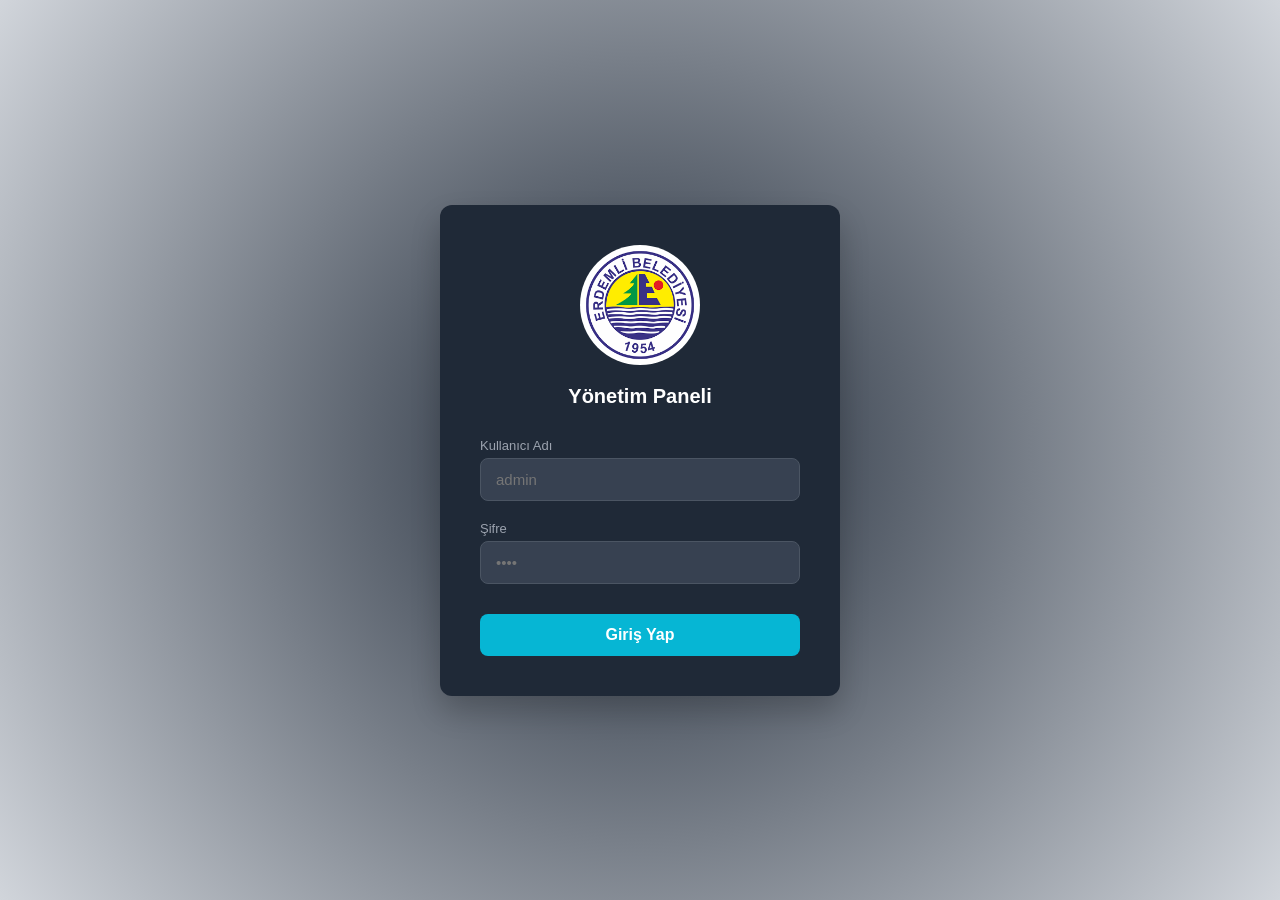
<file: Web/index.html>
<!DOCTYPE html>
<html lang="tr">
<head>
    <meta charset="UTF-8">
    <meta name="viewport" content="width=device-width, initial-scale=1.0">
    <title>Erdemli Belediyesi - Turnuva Yönetim Paneli</title>
    <link rel="stylesheet" href="css/style.css">
</head>
<body>

    <div class="login-box">
        <img src="img/belediye.png" alt="Belediye Logosu" class="logo-placeholder" id="belediyeLogo">
        
        <h2>Yönetim Paneli</h2>
        
        <form id="loginForm">
            <div class="input-group">
                <label for="username">Kullanıcı Adı</label>
                <input type="text" id="username" placeholder="admin" required>
            </div>
            
            <div class="input-group">
                <label for="password">Şifre</label>
                <input type="password" id="password" placeholder="••••" required>
            </div>
            
            <button type="submit" class="login-btn">Giriş Yap</button>
        </form>
    </div>

    <script src="js/app.js"></script>

</body>
</html>
</file>
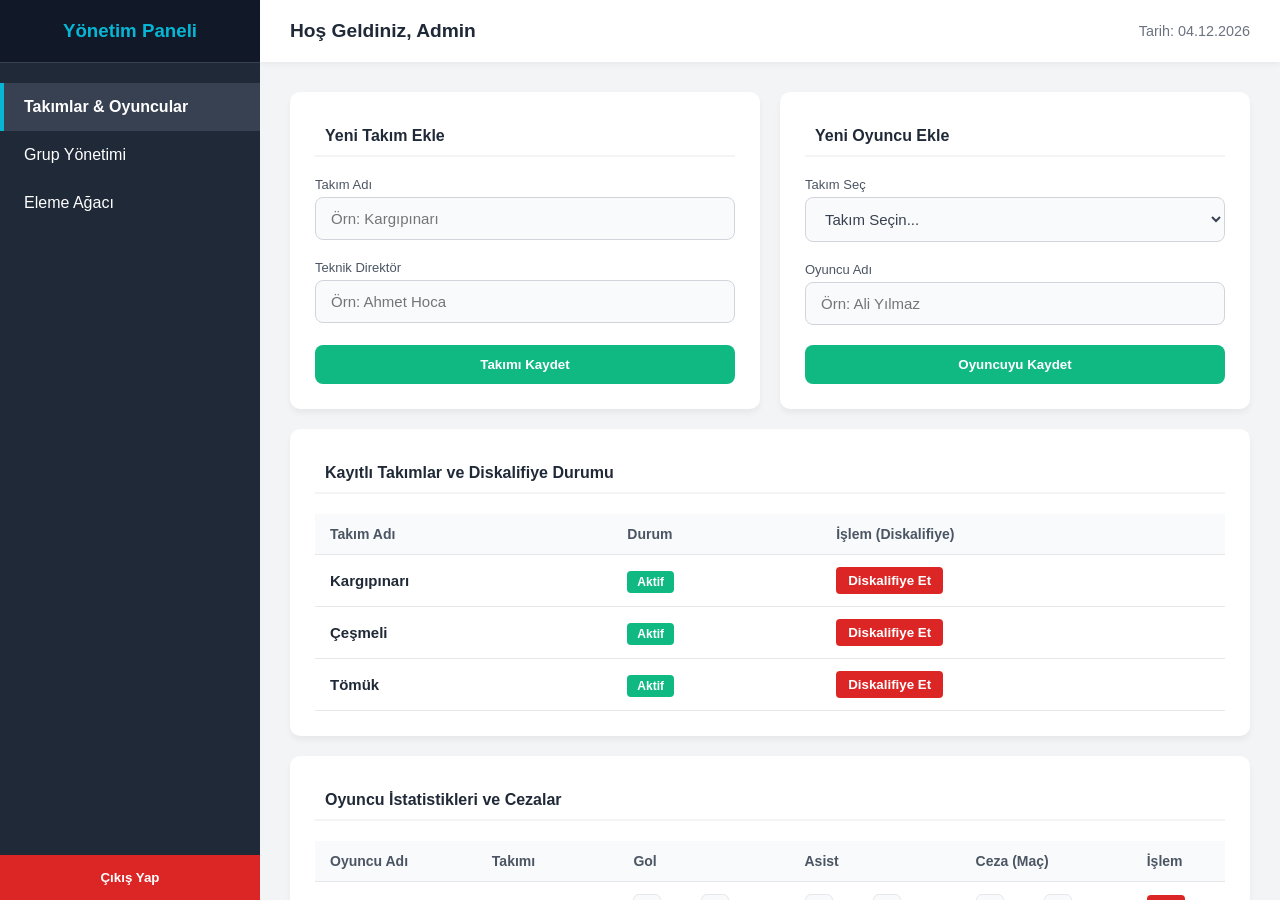
<file: Web/dashboard.html>
<!DOCTYPE html>
<html lang="tr">
<head>
    <meta charset="UTF-8">
    <meta name="viewport" content="width=device-width, initial-scale=1.0">
    <title>Erdemli Belediyesi - Kontrol Paneli</title>
    <link rel="stylesheet" href="css/dashboard.css">
</head>
<body>

    <!-- SOL MENÜ (SIDEBAR) -->
    <div class="sidebar">
        <div class="sidebar-header">
            <h3>Yönetim Paneli</h3>
        </div>
        <ul class="nav-links">
            <li class="active" onclick="showTab('takimlarTab', this)">Takımlar & Oyuncular</li>
            <li onclick="showTab('gruplarTab', this)">Grup Yönetimi</li>
            <li onclick="showTab('elemelerTab', this)">Eleme Ağacı</li>
        </ul>
        <button class="logout-btn" onclick="logout()">Çıkış Yap</button>
    </div>

    <!-- SAĞ İÇERİK ALANI (MAIN CONTENT) -->
    <div class="main-content">
        
        <!-- ÜST BİLGİ ÇUBUĞU -->
        <header class="topbar">
            <h2>Hoş Geldiniz, Admin</h2>
            <div class="date-info" id="currentDate">Tarih: --/--/----</div>
        </header>

   <!-- İÇERİK: TAKIMLAR & OYUNCULAR -->
<div id="takimlarTab" class="tab-content active-tab">
    
    <div class="form-grid">
        <!-- TAKIM EKLEME KARTI -->
        <div class="admin-card">
            <h4>Yeni Takım Ekle</h4>
            <div class="input-group">
                <label>Takım Adı</label>
                <input type="text" id="teamName" placeholder="Örn: Kargıpınarı">
            </div>
            <div class="input-group">
                <label>Teknik Direktör</label>
                <input type="text" id="managerName" placeholder="Örn: Ahmet Hoca">
            </div>
            <button class="action-btn" onclick="addTeam()">Takımı Kaydet</button>
        </div>

        <!-- OYUNCU EKLEME KARTI -->
        <div class="admin-card">
            <h4>Yeni Oyuncu Ekle</h4>
            <div class="input-group">
                <label>Takım Seç</label>
                <select id="teamSelect" class="custom-select">
                    <option value="">Önce takım ekleyin...</option>
                </select>
            </div>
            <div class="input-group">
                <label>Oyuncu Adı</label>
                <input type="text" id="playerName" placeholder="Örn: Ali Yılmaz">
            </div>
            <button class="action-btn" onclick="addPlayer()">Oyuncuyu Kaydet</button>
        </div>
    </div>

    <!-- TAKIM DURUM YÖNETİMİ (YENİ EKLENDİ) -->
    <div class="admin-card table-card" style="margin-bottom: 20px;">
        <h4>Kayıtlı Takımlar ve Diskalifiye Durumu</h4>
        <table class="data-table">
            <thead>
                <tr>
                    <th>Takım Adı</th>
                    <th>Durum</th>
                    <th>İşlem (Diskalifiye)</th>
                </tr>
            </thead>
            <tbody id="teamTableBody">
                <!-- Javascript ile dolacak -->
            </tbody>
        </table>
    </div>

    <!-- OYUNCU İSTATİSTİK TABLOSU (CEZALAR EKLENDİ) -->
    <div class="admin-card table-card">
        <h4>Oyuncu İstatistikleri ve Cezalar</h4>
        <table class="data-table">
            <thead>
                <tr>
                    <th>Oyuncu Adı</th>
                    <th>Takımı</th>
                    <th>Gol</th>
                    <th>Asist</th>
                    <th>Ceza (Maç)</th>
                    <th>İşlem</th>
                </tr>
            </thead>
            <tbody id="playerTableBody">
                <!-- Javascript ile otomatik dolacak -->
            </tbody>
        </table>
    </div>

</div>

       <!-- İÇERİK: GRUP YÖNETİMİ -->
<div id="gruplarTab" class="tab-content">
    
    <div class="tab-header-flex">
        <div>
            <h3>Grup Yönetimi (Kura Sonrası)</h3>
            <p>Takımları oluşturduğunuz gruplara yerleştirin.</p>
        </div>
        <button class="action-btn new-group-btn" onclick="createNewGroup()">+ Yeni Grup Oluştur</button>
    </div>

    <!-- Grupların yan yana dizileceği ızgara alanı -->
    <div id="groupsContainer" class="groups-grid">
        <!-- JavaScript ile buraya A Grubu, B Grubu kartları eklenecek -->
    </div>

</div>

       <!-- İÇERİK: ELEME AĞACI -->
<div id="elemelerTab" class="tab-content">
    
    <div class="tab-header-flex">
        <div>
            <h3>Eleme Ağacı Yönetimi</h3>
            <p>İstediğiniz turu seçin, eşleşmeleri manuel oluşturun ve skorları girin.</p>
        </div>
        <!-- Aşama Seçici Menü -->
        <select id="stageSelect" class="custom-select" style="width: auto; font-weight: bold; background-color: #1f2937; color: white; border:none;" onchange="renderMatches()">
            <option value="Son 32">Son 32 Turu</option>
            <option value="Son 16">Son 16 Turu</option>
            <option value="Çeyrek Final">Çeyrek Final</option>
            <option value="Yarı Final">Yarı Final</option>
            <option value="Final">Final</option>
        </select>
    </div>

    <!-- YENİ EŞLEŞME OLUŞTURMA ALANI -->
    <div class="admin-card" style="margin-bottom: 25px; text-align: center;">
        
        <!-- Üst Kat: Takımlar ve VS -->
        <div style="display: flex; justify-content: center; align-items: flex-start; gap: 20px; margin-bottom: 25px;">
            
            <div class="input-group" style="flex: 1; margin: 0; text-align: left;">
                <label>1. Takım (Ev Sahibi)</label>
                <select id="team1Select" class="custom-select">
                    <!-- Javascript ile dolacak -->
                </select>
            </div>
            
            <div style="font-weight: 900; color: #000; font-size: 24px; padding-top: 25px;">VS</div>
            
            <div class="input-group" style="flex: 1; margin: 0; text-align: left;">
                <label>2. Takım (Deplasman)</label>
                <select id="team2Select" class="custom-select">
                    <!-- Javascript ile dolacak -->
                </select>
            </div>
            
        </div>
        
        <!-- Alt Kat: Merkezlenmiş Buton -->
        <button class="action-btn" style="width: 250px; margin: 0 auto; display: block;" onclick="createMatch()">Eşleştir</button>
        
    </div>

    <!-- MAÇLARIN LİSTELENECEĞİ ALAN -->
    <div id="matchesContainer" class="groups-grid">
        <!-- Javascript ile buraya maç kartları gelecek -->
    </div>

</div>

    </div>

    <script src="js/dashboard.js"></script>
</body>
</html>
</file>
<file: Web/css/style.css>
/* Arka plan: Hafif bulanık hissi veren radyal geçiş */
body {
    margin: 0;
    padding: 0;
    height: 100vh;
    display: flex;
    justify-content: center;
    align-items: center;
    background: radial-gradient(circle at center, #1f2937 0%, #d1d5db 100%);
    font-family: -apple-system, BlinkMacSystemFont, "Segoe UI", Roboto, Helvetica, Arial, sans-serif;
}

/* Merkezdeki koyu opak dikdörtgen */
.login-box {
    background-color: #1f2937;
    padding: 40px;
    border-radius: 12px;
    box-shadow: 0 15px 30px rgba(0, 0, 0, 0.2);
    width: 320px;
    text-align: center;
}

/* Logo Alanı */
.logo-placeholder {
    width: 120px; 
    height: 120px;
    margin: 0 auto 20px auto;
    background-color: #374151;
    border-radius: 50%; /* Kare olmasını istersen bu satırı silebilirsin */
    object-fit: cover;
    display: block;
}

.login-box h2 {
    color: #ffffff;
    font-size: 20px;
    margin-bottom: 30px;
    font-weight: 600;
}

/* Girdi Alanları */
.input-group {
    margin-bottom: 20px;
    text-align: left;
}

.input-group label {
    display: block;
    color: #9ca3af;
    font-size: 13px;
    margin-bottom: 5px;
}

.input-group input {
    width: 100%;
    padding: 12px 15px;
    background-color: #374151;
    border: 1px solid #4b5563;
    border-radius: 8px;
    color: #ffffff;
    font-size: 15px;
    box-sizing: border-box;
    outline: none;
    transition: border-color 0.3s ease;
}

.input-group input:focus {
    border-color: #06b6d4; /* iOS uygulamasındaki Cyan vurgusu */
}

/* Giriş Butonu */
.login-btn {
    width: 100%;
    padding: 12px;
    background-color: #06b6d4;
    color: #ffffff;
    border: none;
    border-radius: 8px;
    font-size: 16px;
    font-weight: bold;
    cursor: pointer;
    transition: background-color 0.3s ease;
    margin-top: 10px;
}

.login-btn:hover {
    background-color: #0891b2;
}
</file>
<file: Web/css/dashboard.css>
* {
    margin: 0;
    padding: 0;
    box-sizing: border-box;
}

body {
    display: flex;
    height: 100vh;
    overflow: hidden;
    font-family: -apple-system, BlinkMacSystemFont, "Segoe UI", Roboto, Helvetica, Arial, sans-serif;
    background-color: #f3f4f6; /* Açık gri arka plan */
}

/* SOL MENÜ TASARIMI */
.sidebar {
    width: 260px;
    background-color: #1f2937; /* Koyu tok gri */
    color: white;
    display: flex;
    flex-direction: column;
}

.sidebar-header {
    padding: 20px;
    text-align: center;
    background-color: #111827; /* Daha koyu başlık alanı */
    border-bottom: 1px solid #374151;
}

.sidebar-header h3 {
    color: #06b6d4; /* Cyan vurgusu */
}

.nav-links {
    list-style: none;
    margin-top: 20px;
}

.nav-links li {
    padding: 15px 20px;
    cursor: pointer;
    border-left: 4px solid transparent;
    transition: all 0.3s ease;
}

.nav-links li:hover {
    background-color: #374151;
}

.nav-links li.active {
    background-color: #374151;
    border-left: 4px solid #06b6d4; /* Aktif sekmeye Cyan çizgisi */
    font-weight: bold;
}

.logout-btn {
    margin-top: auto;
    padding: 15px;
    background-color: #dc2626; /* Kırmızı çıkış butonu */
    color: white;
    border: none;
    cursor: pointer;
    font-weight: bold;
    transition: background-color 0.3s;
}

.logout-btn:hover {
    background-color: #b91c1c;
}

/* SAĞ İÇERİK ALANI */
.main-content {
    flex: 1;
    display: flex;
    flex-direction: column;
    height: 100vh; 
    overflow-y: auto;
}

.topbar {
    background-color: white;
    padding: 20px 30px;
    display: flex;
    justify-content: space-between;
    align-items: center;
    box-shadow: 0 2px 5px rgba(0,0,0,0.05);
}

.topbar h2 {
    font-size: 1.2rem;
    color: #1f2937;
}

.date-info {
    color: #6b7280;
    font-size: 0.9rem;
}

/* SEKMELERİ GİZLEME/GÖSTERME */
.tab-content {
    display: none;
    padding: 30px;
}

.active-tab {
    display: block;
}

.tab-content h3 {
    color: #1f2937;
    margin-bottom: 10px;
}

.tab-content p {
    color: #4b5563;
    margin-bottom: 20px;
}

/* İçi Doldurulacak Alanlar İçin Şablon Kutusu */
.placeholder-box {
    background-color: white;
    padding: 40px;
    text-align: center;
    border: 2px dashed #d1d5db;
    border-radius: 8px;
    color: #9ca3af;
    font-size: 1.1rem;
}

/* todo - Takımlar kısmının veri ekleme alanının kodları

/* FORM IZGARASI (Yan Yana Kartlar) */
.form-grid {
    display: flex;
    gap: 20px;
    margin-bottom: 20px;
}

.admin-card {
    flex: 1;
    background-color: white;
    padding: 25px;
    border-radius: 10px;
    box-shadow: 0 4px 6px rgba(0,0,0,0.05);
    display: flex;
    flex-direction: column;
}

.admin-card h4 {
    margin-bottom: 20px;
    padding: 10px;
    color: #1f2937;
    border-bottom: 2px solid #f3f4f6;
    padding-bottom: 10px;
}
.input-group {
    margin-bottom: 20px;
    text-align: left;
}

.input-group label {
    display: block;
    color: #4b5563; /* Koyu gri, okunaklı */
    font-size: 13px;
    margin-bottom: 5px;
    font-weight: 500;
}

.input-group input {
    width: 100%;
    padding: 12px 15px;
    background-color: #f9fafb; /* Beyaza yakın, çok uçuk gri arkaplan */
    border: 1px solid #d1d5db; /* İnce ve zarif kenarlık */
    border-radius: 8px;
    color: #1f2937; /* Koyu metin rengi */
    font-size: 15px;
    box-sizing: border-box;
    outline: none;
    transition: border-color 0.3s ease;
}

.input-group input:focus {
    border-color: #06b6d4; /* Tıklanınca iOS uygulamasındaki gibi Cyan oluyor */
}

.table-card {
    flex: none;
    width: 100%;
}

/* YENİ INPUT TİPİ: SELECT (Açılır Menü) */
.custom-select {
    width: 100%;
    padding: 12px 15px;
    background-color: #f9fafb;
    border: 1px solid #d1d5db;
    border-radius: 8px;
    font-size: 15px;
    color: #374151;
    outline: none;
}

.custom-select:focus {
    border-color: #06b6d4;
}

/* KAYDET BUTONU */
.action-btn {
    width: 100%;
    padding: 12px;
    background-color: #10b981; /* Başarı yeşili */
    color: white;
    border: none;
    border-radius: 8px;
    font-weight: bold;
    cursor: pointer;
    transition: 0.3s;
    margin-top: auto;
}

.action-btn:hover {
    background-color: #059669;
}

/* VERİ TABLOSU TASARIMI */
.data-table {
    width: 100%;
    border-collapse: collapse;
}

.data-table th, .data-table td {
    padding: 12px 15px;
    text-align: left;
    border-bottom: 1px solid #e5e7eb;
}

.data-table th {
    background-color: #f9fafb;
    color: #4b5563;
    font-size: 14px;
}

.data-table td {
    color: #1f2937;
    font-size: 15px;
}

/* HIZLI GÜNCELLEME BUTONLARI */
.mini-btn {
    padding: 6px 12px;
    border: none;
    border-radius: 4px;
    color: white;
    font-weight: bold;
    cursor: pointer;
    margin-right: 5px;
    font-size: 12px;
}

.btn-goal { background-color: #06b6d4; }
.btn-goal:hover { background-color: #0891b2; }

.btn-assist { background-color: #8b5cf6; }
.btn-assist:hover { background-color: #7c3aed; }

/*! silme fonksiyonlarının tasarımı*/
.btn-decrease { 
    background-color: #f87171; /* Açık Kırmızı */
}
.btn-decrease:hover { 
    background-color: #ef4444; 
}

.btn-delete { 
    background-color: #dc2626; /* Koyu Kırmızı */
    margin-left: 10px; /* Diğer butonlarla arasına boşluk koy */
}
.btn-delete:hover { 
    background-color: #b91c1c; 
}


/* todo - Gruplar kısmı kodları

/* GRUPLAR SEKMESİ TASARIMI */
.tab-header-flex {
    display: flex;
    justify-content: space-between;
    align-items: center;
    margin-bottom: 25px;
}

.new-group-btn {
    width: auto;
    padding: 12px 24px;
    background-color: #0ea5e9; /* Farklı bir mavi tonu */
}

.new-group-btn:hover {
    background-color: #0284c7;
}

/* Grup Kartları Izgarası */
.groups-grid {
    display: grid;
    grid-template-columns: repeat(auto-fill, minmax(300px, 1fr));
    gap: 20px;
    align-items: start;
}

/* Tekil Grup Kartı */
.group-card {
    background-color: white;
    border-radius: 10px;
    box-shadow: 0 4px 6px rgba(0,0,0,0.05);
    overflow: hidden;
}

.group-card-header {
    background-color: #1f2937;
    color: white;
    padding: 15px;
    text-align: center;
    font-size: 18px;
    font-weight: bold;
}

.group-card-body {
    padding: 20px;
}

/* Gruba takım ekleme alanı */
.group-add-section {
    display: flex;
    gap: 10px;
    margin-bottom: 15px;
}

/* Grup içi takım listesi */
.group-team-list {
    list-style: none;
    margin-top: 15px;
}

.group-team-list li {
    padding: 10px;
    background-color: #f9fafb;
    border: 1px solid #e5e7eb;
    border-radius: 6px;
    margin-bottom: 8px;
    display: flex;
    justify-content: space-between;
    align-items: center;
    font-weight: 500;
    color: #374151;
}

/* todo - Eleme aşaması kodları*/
.match-card {
    background-color: white;
    border-radius: 10px;
    box-shadow: 0 4px 6px rgba(0,0,0,0.05);
    padding: 20px;
    text-align: center;
    border-top: 4px solid #10b981; /* Üstünde şık yeşil bir çizgi */
}

.match-teams {
    display: flex;
    justify-content: space-between;
    align-items: center;
    margin-bottom: 15px;
}

.team-name {
    flex: 1;
    font-weight: bold;
    font-size: 16px;
    color: #1f2937;
}

.vs-badge {
    background-color: #f3f4f6;
    padding: 5px 10px;
    border-radius: 5px;
    font-size: 12px;
    font-weight: bold;
    color: #9ca3af;
}

/* SKOR GİRİŞ KUTULARI */
.score-inputs {
    display: flex;
    justify-content: center;
    align-items: center;
    gap: 15px;
    margin-bottom: 15px;
}

.score-input {
    width: 60px;
    height: 60px;
    text-align: center;
    font-size: 24px;
    font-weight: bold;
    border: 2px solid #e5e7eb;
    border-radius: 8px;
    color: #1f2937;
    outline: none;
    transition: 0.3s;
}

.score-input:focus {
    border-color: #06b6d4;
}

.score-dash {
    font-size: 24px;
    font-weight: bold;
    color: #9ca3af;
}

.save-score-btn {
    background-color: #0ea5e9;
}
.save-score-btn:hover {
    background-color: #0284c7;
}

/*! ceza ve eleme sistemi tasarımları */
.badge-active {
    background-color: #10b981;
    color: white;
    padding: 4px 10px;
    border-radius: 4px;
    font-size: 12px;
    font-weight: bold;
}

.badge-dq {
    background-color: #dc2626;
    color: white;
    padding: 4px 10px;
    border-radius: 4px;
    font-size: 12px;
    font-weight: bold;
}

.btn-warning {
    background-color: #f59e0b; /* Turuncu-Sarı */
    color: white;
}
.btn-warning:hover {
    background-color: #d97706;
}

.btn-dq {
    background-color: #dc2626;
    color: white;
    padding: 6px 12px;
    border: none;
    border-radius: 4px;
    font-weight: bold;
    cursor: pointer;
}
.btn-dq:hover { background-color: #b91c1c; }

.btn-undq {
    background-color: #3b82f6; /* Mavi (Geri Al) */
    color: white;
    padding: 6px 12px;
    border: none;
    border-radius: 4px;
    font-weight: bold;
    cursor: pointer;
}
.btn-undq:hover { background-color: #2563eb; }

/** Oyuncu istatistik butonlar kısmı*/
.stat-stepper {
    display: flex;
    align-items: center;
    justify-content: flex-start;
    gap: 8px; /* Butonlar ve sayı arasındaki boşluk */
}

.stepper-btn {
    width: 28px;
    height: 28px;
    border-radius: 6px;
    border: 1px solid #e5e7eb;
    background-color: #f9fafb;
    color: #4b5563;
    font-weight: bold;
    font-size: 18px;
    display: flex;
    align-items: center;
    justify-content: center;
    cursor: pointer;
    transition: all 0.2s ease;
}

/* Hover (Üzerine gelince) Efektleri - Hangi istatistikse onun rengini alır */
.stepper-btn.goal:hover { background-color: #06b6d4; color: white; border-color: #06b6d4; }
.stepper-btn.assist:hover { background-color: #8b5cf6; color: white; border-color: #8b5cf6; }
.stepper-btn.penalty:hover { background-color: #ef4444; color: white; border-color: #ef4444; }

.stat-value {
    font-size: 16px;
    font-weight: bold;
    min-width: 24px;
    text-align: center;
}
</file>
